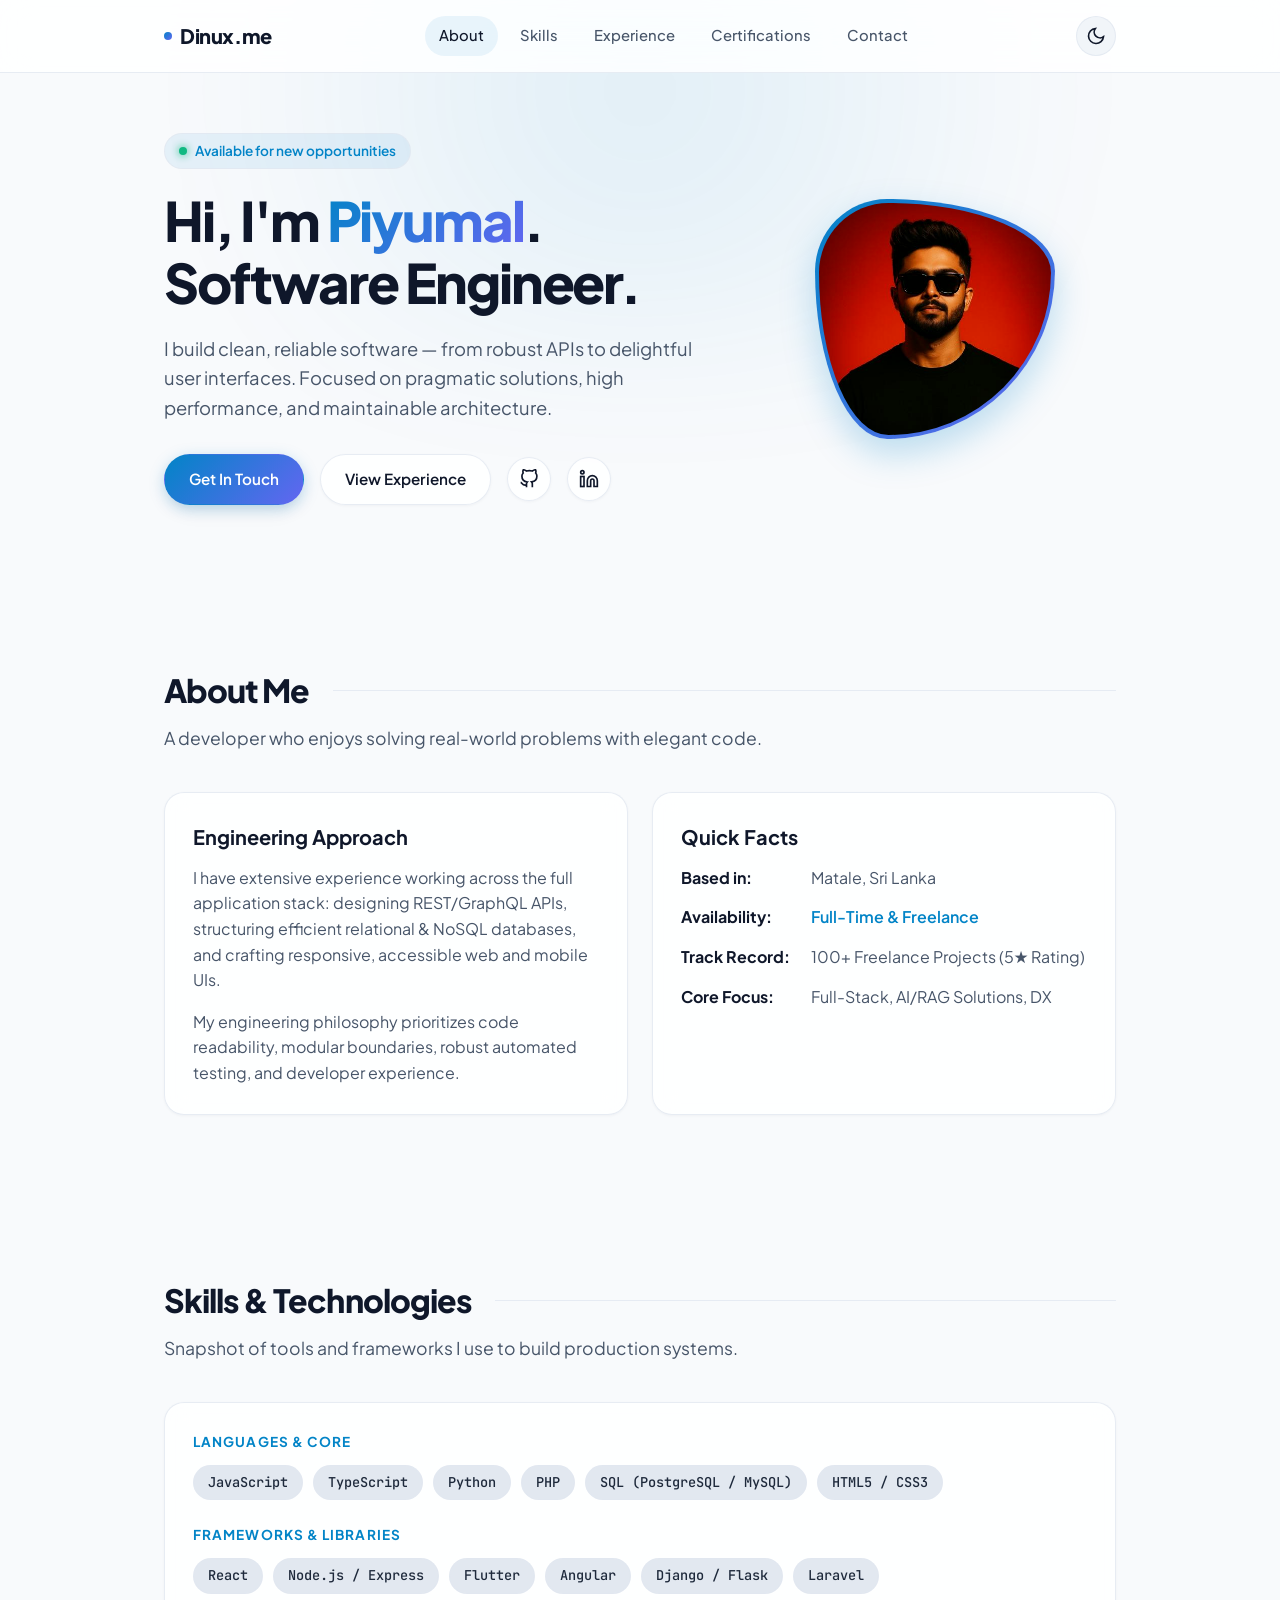
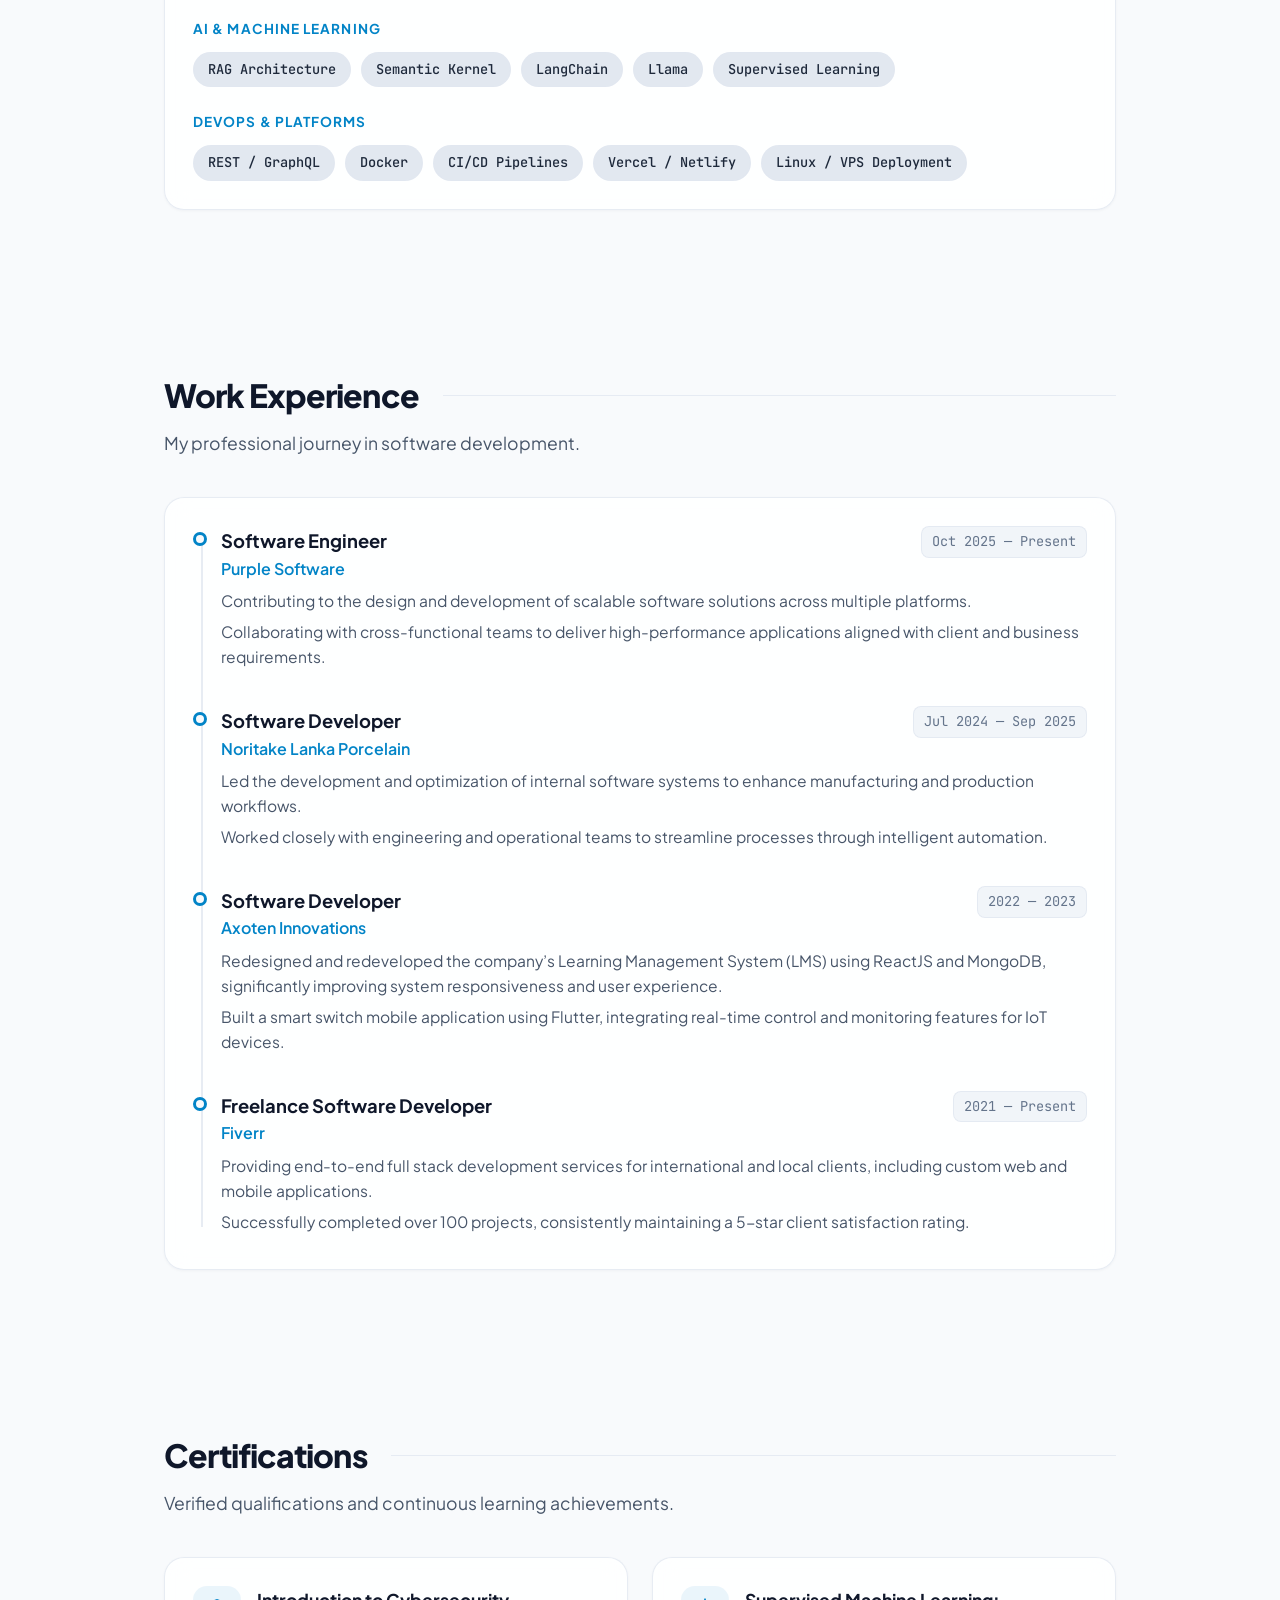
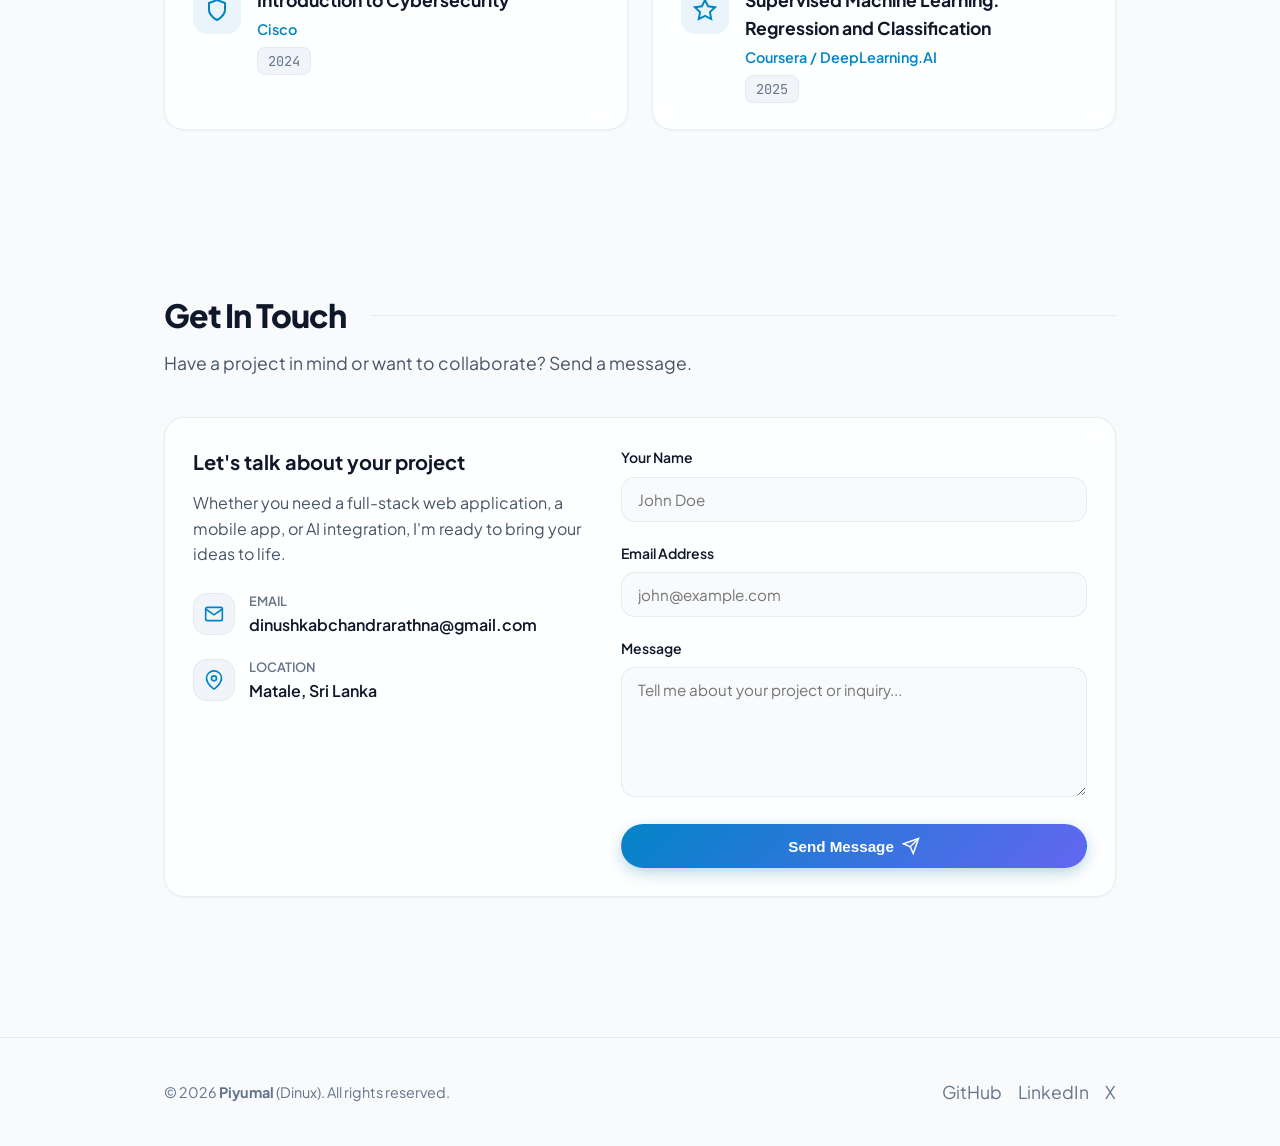
<file: index.html>
<!DOCTYPE html>
<html lang="en" data-theme="dark">

<head>
    <meta charset="utf-8" />
    <meta name="viewport" content="width=device-width, initial-scale=1" />
    <title>Piyumal — Software Engineer Portfolio</title>
    <meta name="description"
        content="Personal portfolio of Piyumal — Software Engineer based in Matale. Specializing in full-stack web, mobile applications, and AI integrations." />

    <!-- Google Fonts -->
    <link rel="preconnect" href="https://fonts.googleapis.com">
    <link rel="preconnect" href="https://fonts.gstatic.com" crossorigin>
    <link
        href="https://fonts.googleapis.com/css2?family=JetBrains+Mono:wght@400;500;600&family=Plus+Jakarta+Sans:wght@400;500;600;700;800&display=swap"
        rel="stylesheet">

    <!-- Main CSS -->
    <link rel="stylesheet" href="index.css">

    <!-- Early Theme Initialization to prevent flash of wrong theme -->
    <script>
        (function () {
            const savedTheme = localStorage.getItem('theme');
            if (savedTheme) {
                document.documentElement.setAttribute('data-theme', savedTheme);
            } else {
                const prefersDark = window.matchMedia('(prefers-color-scheme: dark)').matches;
                document.documentElement.setAttribute('data-theme', prefersDark ? 'dark' : 'light');
            }
        })();
    </script>
</head>

<body>
    <!-- Header / Navigation -->
    <header>
        <div class="container nav">
            <a class="brand" href="#" aria-label="Homepage">
                <span class="brand-dot"></span>
                Dinux.me
            </a>

            <nav id="primary-navigation" class="nav-links" aria-label="Main Navigation">
                <a href="#about">About</a>
                <a href="#skills">Skills</a>
                <a href="#experience">Experience</a>
                <!-- <a href="#blog">Blog</a> -->
                <a href="#certifications">Certifications</a>
                <a href="#contact">Contact</a>
            </nav>

            <div class="nav-controls">
                <!-- Theme Toggle Button -->
                <button id="theme-toggle" class="theme-toggle" aria-label="Toggle theme" title="Toggle theme">
                    <!-- Sun Icon (shown in dark mode) -->
                    <svg class="icon-sun" viewBox="0 0 24 24" fill="none" stroke="currentColor">
                        <circle cx="12" cy="12" r="5"></circle>
                        <path
                            d="M12 1v2M12 21v2M4.22 4.22l1.42 1.42M18.36 18.36l1.42 1.42M1 12h2M21 12h2M4.22 19.78l1.42-1.42M18.36 5.64l1.42-1.42">
                        </path>
                    </svg>
                    <!-- Moon Icon (shown in light mode) -->
                    <svg class="icon-moon" viewBox="0 0 24 24" fill="none" stroke="currentColor">
                        <path d="M21 12.79A9 9 0 1 1 11.21 3 7 7 0 0 0 21 12.79z"></path>
                    </svg>
                </button>

                <!-- Mobile Menu Toggle -->
                <button id="mobile-toggle" class="mobile-nav-toggle" aria-controls="primary-navigation"
                    aria-expanded="false" aria-label="Toggle menu">
                    <svg width="22" height="22" viewBox="0 0 24 24" fill="none" stroke="currentColor" stroke-width="2"
                        stroke-linecap="round">
                        <path d="M4 6h16M4 12h16M4 18h16"></path>
                    </svg>
                </button>
            </div>
        </div>
    </header>

    <main class="container" id="main">
        <!-- Hero Section -->
        <section id="home" class="hero" aria-label="Intro">
            <div>
                <div class="status-badge">
                    <span class="status-dot"></span>
                    Available for new opportunities
                </div>
                <h1 class="hero-title">
                    Hi, I'm <span class="gradient-text">Piyumal</span>.<br />
                    Software Engineer.
                </h1>
                <p class="hero-bio">
                    I build clean, reliable software — from robust APIs to delightful user interfaces.
                    Focused on pragmatic solutions, high performance, and maintainable architecture.
                </p>
                <div class="hero-actions">
                    <a class="btn btn-primary" href="#contact">Get In Touch</a>
                    <a class="btn btn-secondary" href="#experience">View Experience</a>
                    <a class="btn btn-secondary btn-icon" href="https://github.com/dinushka114" target="_blank" rel="noopener"
                        aria-label="GitHub Profile" title="GitHub">
                        <svg width="20" height="20" viewBox="0 0 24 24" fill="none" stroke="currentColor"
                            stroke-width="2">
                            <path
                                d="M9 19c-5 1.5-5-2.5-7-3m14 6v-3.87a3.37 3.37 0 0 0-.94-2.61c3.14-.35 6.44-1.54 6.44-7A5.44 5.44 0 0 0 20 4.77 5.07 5.07 0 0 0 19.91 1S18.73.65 16 2.48a13.38 13.38 0 0 0-7 0C6.27.65 5.09 1 5.09 1A5.07 5.07 0 0 0 5 4.77a5.44 5.44 0 0 0-1.5 3.78c0 5.42 3.3 6.61 6.44 7A3.37 3.37 0 0 0 9 18.13V22">
                            </path>
                        </svg>
                    </a>
                    <a class="btn btn-secondary btn-icon" href="https://www.linkedin.com/in/dinushka-piyumal-a689001a5" target="_blank" rel="noopener"
                        aria-label="LinkedIn Profile" title="LinkedIn">
                        <svg width="20" height="20" viewBox="0 0 24 24" fill="none" stroke="currentColor"
                            stroke-width="2">
                            <path d="M16 8a6 6 0 0 1 6 6v7h-4v-7a2 2 0 0 0-2-2 2 2 0 0 0-2 2v7h-4v-7a6 6 0 0 1 6-6z">
                            </path>
                            <rect x="2" y="9" width="4" height="12"></rect>
                            <circle cx="4" cy="4" r="2"></circle>
                        </svg>
                    </a>
                </div>
            </div>

            <div class="avatar-container">
                <div class="avatar-frame">
                    <img class="avatar-img" src="1665461892254.jpeg" alt="Piyumal - Software Engineer" />
                </div>
            </div>
        </section>

        <!-- About Section -->
        <section id="about" class="section" aria-label="About me">
            <div class="section-header">
                <h2 class="section-title">About Me</h2>
                <p class="section-lead">A developer who enjoys solving real-world problems with elegant code.</p>
            </div>

            <div class="grid grid-2">
                <div class="card">
                    <h3 class="card-title">Engineering Approach</h3>
                    <p style="color: var(--text-muted); margin-bottom: 16px;">
                        I have extensive experience working across the full application stack: designing REST/GraphQL
                        APIs,
                        structuring efficient relational & NoSQL databases, and crafting responsive, accessible web and
                        mobile UIs.
                    </p>
                    <p style="color: var(--text-muted);">
                        My engineering philosophy prioritizes code readability, modular boundaries, robust automated
                        testing, and developer experience.
                    </p>
                </div>

                <div class="card">
                    <h3 class="card-title">Quick Facts</h3>
                    <ul
                        style="list-style: none; display: flex; flex-direction: column; gap: 14px; color: var(--text-muted);">
                        <li style="display: flex; gap: 10px; align-items: center;">
                            <strong style="color: var(--text-main); width: 120px;">Based in:</strong>
                            <span>Matale, Sri Lanka</span>
                        </li>
                        <li style="display: flex; gap: 10px; align-items: center;">
                            <strong style="color: var(--text-main); width: 120px;">Availability:</strong>
                            <span style="color: var(--primary); font-weight: 600;">Full-Time & Freelance</span>
                        </li>
                        <li style="display: flex; gap: 10px; align-items: center;">
                            <strong style="color: var(--text-main); width: 120px;">Track Record:</strong>
                            <span>100+ Freelance Projects (5★ Rating)</span>
                        </li>
                        <li style="display: flex; gap: 10px; align-items: center;">
                            <strong style="color: var(--text-main); width: 120px;">Core Focus:</strong>
                            <span>Full-Stack, AI/RAG Solutions, DX</span>
                        </li>
                    </ul>
                </div>
            </div>
        </section>

        <!-- Skills Section -->
        <section id="skills" class="section" aria-label="Skills">
            <div class="section-header">
                <h2 class="section-title">Skills & Technologies</h2>
                <p class="section-lead">Snapshot of tools and frameworks I use to build production systems.</p>
            </div>

            <div class="card">
                <div class="skill-category">
                    <div class="skill-category-title">Languages & Core</div>
                    <div class="tags">
                        <span class="tag">JavaScript</span>
                        <span class="tag">TypeScript</span>
                        <span class="tag">Python</span>
                        <span class="tag">PHP</span>
                        <span class="tag">SQL (PostgreSQL / MySQL)</span>
                        <span class="tag">HTML5 / CSS3</span>
                    </div>
                </div>

                <div class="skill-category">
                    <div class="skill-category-title">Frameworks & Libraries</div>
                    <div class="tags">
                        <span class="tag">React</span>
                        <span class="tag">Node.js / Express</span>
                        <span class="tag">Flutter</span>
                        <span class="tag">Angular</span>
                        <span class="tag">Django / Flask</span>
                        <span class="tag">Laravel</span>
                    </div>
                </div>

                <div class="skill-category">
                    <div class="skill-category-title">AI & Machine Learning</div>
                    <div class="tags">
                        <span class="tag">RAG Architecture</span>
                        <span class="tag">Semantic Kernel</span>
                        <span class="tag">LangChain</span>
                        <span class="tag">Llama</span>
                        <span class="tag">Supervised Learning</span>
                    </div>
                </div>

                <div class="skill-category" style="margin-bottom: 0;">
                    <div class="skill-category-title">DevOps & Platforms</div>
                    <div class="tags">
                        <span class="tag">REST / GraphQL</span>
                        <span class="tag">Docker</span>
                        <span class="tag">CI/CD Pipelines</span>
                        <span class="tag">Vercel / Netlify</span>
                        <span class="tag">Linux / VPS Deployment</span>
                    </div>
                </div>
            </div>
        </section>

        <!-- Experience Section -->
        <section id="experience" class="section" aria-label="Experience">
            <div class="section-header">
                <h2 class="section-title">Work Experience</h2>
                <p class="section-lead">My professional journey in software development.</p>
            </div>

            <div class="card">
                <div class="timeline">
                    <!-- Item 1 -->
                    <div class="timeline-item">
                        <div class="timeline-dot"></div>
                        <div class="timeline-header">
                            <div>
                                <div class="timeline-role">Software Engineer</div>
                                <div class="timeline-company">Purple Software</div>
                            </div>
                            <span class="timeline-date">Oct 2025 — Present</span>
                        </div>
                        <div class="timeline-desc">
                            <p>Contributing to the design and development of scalable software solutions across multiple
                                platforms.</p>
                            <p>Collaborating with cross-functional teams to deliver high-performance applications
                                aligned with client and business requirements.</p>
                        </div>
                    </div>

                    <!-- Item 2 -->
                    <div class="timeline-item">
                        <div class="timeline-dot"></div>
                        <div class="timeline-header">
                            <div>
                                <div class="timeline-role">Software Developer</div>
                                <div class="timeline-company">Noritake Lanka Porcelain</div>
                            </div>
                            <span class="timeline-date">Jul 2024 — Sep 2025</span>
                        </div>
                        <div class="timeline-desc">
                            <p>Led the development and optimization of internal software systems to enhance
                                manufacturing and production workflows.</p>
                            <p>Worked closely with engineering and operational teams to streamline processes through
                                intelligent automation.</p>
                        </div>
                    </div>

                    <!-- Item 3 -->
                    <div class="timeline-item">
                        <div class="timeline-dot"></div>
                        <div class="timeline-header">
                            <div>
                                <div class="timeline-role">Software Developer</div>
                                <div class="timeline-company">Axoten Innovations</div>
                            </div>
                            <span class="timeline-date">2022 — 2023</span>
                        </div>
                        <div class="timeline-desc">
                            <p>Redesigned and redeveloped the company’s Learning Management System (LMS) using ReactJS
                                and MongoDB, significantly improving system responsiveness and user experience.</p>
                            <p>Built a smart switch mobile application using Flutter, integrating real-time control and
                                monitoring features for IoT devices.</p>
                        </div>
                    </div>

                    <!-- Item 4 -->
                    <div class="timeline-item">
                        <div class="timeline-dot"></div>
                        <div class="timeline-header">
                            <div>
                                <div class="timeline-role">Freelance Software Developer</div>
                                <div class="timeline-company">Fiverr</div>
                            </div>
                            <span class="timeline-date">2021 — Present</span>
                        </div>
                        <div class="timeline-desc">
                            <p>Providing end-to-end full stack development services for international and local clients,
                                including custom web and mobile applications.</p>
                            <p>Successfully completed over 100 projects, consistently maintaining a 5-star client
                                satisfaction rating.</p>
                        </div>
                    </div>
                </div>
            </div>
        </section>

        <!-- Blog Section -->
        <!-- <section id="blog" class="section" aria-label="Blog Articles">
      <div class="section-header">
        <h2 class="section-title">Articles & Insights</h2>
        <p class="section-lead">Thoughts on software architecture, AI integration, and modern web development.</p>
      </div>

      <div class="grid grid-3">

        <article class="card blog-card">
          <div>
            <div class="blog-meta">
              <span class="blog-category">AI & Machine Learning</span>
              <span>•</span>
              <span>5 min read</span>
            </div>
            <h3 class="blog-title">
              <a href="blog-post.html" style="color: inherit;">Building Production-Ready RAG Pipelines with LangChain & Llama</a>
            </h3>
            <p class="blog-excerpt">
              A practical guide to structuring retrieval-augmented generation systems for accuracy, enterprise data retrieval, and low-latency responses.
            </p>
          </div>
          <a href="blog-post.html" class="blog-link">
            Read Article
            <svg width="16" height="16" viewBox="0 0 24 24" fill="none" stroke="currentColor" stroke-width="2">
              <line x1="5" y1="12" x2="19" y2="12"></line>
              <polyline points="12 5 19 12 12 19"></polyline>
            </svg>
          </a>
        </article>

        <article class="card blog-card">
          <div>
            <div class="blog-meta">
              <span class="blog-category">Architecture</span>
              <span>•</span>
              <span>7 min read</span>
            </div>
            <h3 class="blog-title">
              <a href="blog-post.html" style="color: inherit;">Architecting Scalable Microservices with Node.js & Docker</a>
            </h3>
            <p class="blog-excerpt">
              Key lessons and design principles for decomposing monolithic systems into resilient, high-throughput microservices using Docker containers.
            </p>
          </div>
          <a href="blog-post.html" class="blog-link">
            Read Article
            <svg width="16" height="16" viewBox="0 0 24 24" fill="none" stroke="currentColor" stroke-width="2">
              <line x1="5" y1="12" x2="19" y2="12"></line>
              <polyline points="12 5 19 12 12 19"></polyline>
            </svg>
          </a>
        </article>

        <article class="card blog-card">
          <div>
            <div class="blog-meta">
              <span class="blog-category">Mobile & Frontend</span>
              <span>•</span>
              <span>4 min read</span>
            </div>
            <h3 class="blog-title">
              <a href="blog-post.html" style="color: inherit;">Mastering State Management Across React & Flutter</a>
            </h3>
            <p class="blog-excerpt">
              A comparative analysis of modern reactive state management patterns, comparing Flutter Riverpod/Bloc with React Hooks & Redux Toolkit.
            </p>
          </div>
          <a href="blog-post.html" class="blog-link">
            Read Article
            <svg width="16" height="16" viewBox="0 0 24 24" fill="none" stroke="currentColor" stroke-width="2">
              <line x1="5" y1="12" x2="19" y2="12"></line>
              <polyline points="12 5 19 12 12 19"></polyline>
            </svg>
          </a>
        </article>
      </div>
    </section> -->

        <!-- Certifications Section -->
        <section id="certifications" class="section" aria-label="Certifications">
            <div class="section-header">
                <h2 class="section-title">Certifications</h2>
                <p class="section-lead">Verified qualifications and continuous learning achievements.</p>
            </div>

            <div class="grid grid-2">
                <div class="card cert-card">
                    <div class="cert-icon">
                        <svg width="24" height="24" viewBox="0 0 24 24" fill="none" stroke="currentColor"
                            stroke-width="2">
                            <path d="M12 22s8-4 8-10V5l-8-3-8 3v7c0 6 8 10 8 10z"></path>
                        </svg>
                    </div>
                    <div>
                        <h3 class="card-title" style="font-size: 1.1rem; margin-bottom: 4px;">Introduction to
                            Cybersecurity</h3>
                        <p style="color: var(--primary); font-weight: 600; font-size: 0.9rem; margin-bottom: 6px;">Cisco
                        </p>
                        <span class="timeline-date">2024</span>
                    </div>
                </div>

                <div class="card cert-card">
                    <div class="cert-icon">
                        <svg width="24" height="24" viewBox="0 0 24 24" fill="none" stroke="currentColor"
                            stroke-width="2">
                            <polygon
                                points="12 2 15.09 8.26 22 9.27 17 14.14 18.18 21.02 12 17.77 5.82 21.02 7 14.14 2 9.27 8.91 8.26 12 2">
                            </polygon>
                        </svg>
                    </div>
                    <div>
                        <h3 class="card-title" style="font-size: 1.1rem; margin-bottom: 4px;">Supervised Machine
                            Learning: Regression and Classification</h3>
                        <p style="color: var(--primary); font-weight: 600; font-size: 0.9rem; margin-bottom: 6px;">
                            Coursera / DeepLearning.AI</p>
                        <span class="timeline-date">2025</span>
                    </div>
                </div>
            </div>
        </section>

        <!-- Contact Section -->
        <section id="contact" class="section" aria-label="Contact">
            <div class="section-header">
                <h2 class="section-title">Get In Touch</h2>
                <p class="section-lead">Have a project in mind or want to collaborate? Send a message.</p>
            </div>

            <div class="card contact-grid">
                <div>
                    <h3 class="card-title">Let's talk about your project</h3>
                    <p style="color: var(--text-muted); margin-bottom: 20px;">
                        Whether you need a full-stack web application, a mobile app, or AI integration, I'm ready to
                        bring your ideas to life.
                    </p>
                    <div class="contact-info-list">
                        <div class="contact-info-item">
                            <div class="contact-info-icon">
                                <svg width="20" height="20" viewBox="0 0 24 24" fill="none" stroke="currentColor"
                                    stroke-width="2">
                                    <path
                                        d="M4 4h16c1.1 0 2 .9 2 2v12c0 1.1-.9 2-2 2H4c-1.1 0-2-.9-2-2V6c0-1.1.9-2 2-2z">
                                    </path>
                                    <polyline points="22,6 12,13 2,6"></polyline>
                                </svg>
                            </div>
                            <div>
                                <div
                                    style="font-size: 0.8rem; color: var(--text-subtle); text-transform: uppercase; font-weight: 600;">
                                    Email</div>
                                <a href="mailto:dinushkabchandrarathna@gmail.com"
                                    style="color: var(--text-main); font-weight: 600;">dinushkabchandrarathna@gmail.com</a>
                            </div>
                        </div>

                        <div class="contact-info-item">
                            <div class="contact-info-icon">
                                <svg width="20" height="20" viewBox="0 0 24 24" fill="none" stroke="currentColor"
                                    stroke-width="2">
                                    <path d="M21 10c0 7-9 13-9 13s-9-6-9-13a9 9 0 0 1 18 0z"></path>
                                    <circle cx="12" cy="10" r="3"></circle>
                                </svg>
                            </div>
                            <div>
                                <div
                                    style="font-size: 0.8rem; color: var(--text-subtle); text-transform: uppercase; font-weight: 600;">
                                    Location</div>
                                <span style="color: var(--text-main); font-weight: 600;">Matale, Sri Lanka</span>
                            </div>
                        </div>
                    </div>
                </div>

                <form id="contact-form" action="#" method="post" novalidate>
                    <div class="form-group">
                        <label for="name">Your Name</label>
                        <input type="text" id="name" name="name" class="form-control" placeholder="John Doe" required />
                    </div>
                    <div class="form-group">
                        <label for="email">Email Address</label>
                        <input type="email" id="email" name="email" class="form-control" placeholder="john@example.com"
                            required />
                    </div>
                    <div class="form-group">
                        <label for="message">Message</label>
                        <textarea id="message" name="message" class="form-control"
                            placeholder="Tell me about your project or inquiry..." required></textarea>
                    </div>
                    <button type="submit" class="btn btn-primary" style="width: 100%;">
                        Send Message
                        <svg width="18" height="18" viewBox="0 0 24 24" fill="none" stroke="currentColor"
                            stroke-width="2">
                            <line x1="22" y1="2" x2="11" y2="13"></line>
                            <polygon points="22 2 15 22 11 13 2 9 22 2"></polygon>
                        </svg>
                    </button>
                </form>
            </div>
        </section>
    </main>

    <!-- Footer -->
    <footer>
        <div class="container footer-inner">
            <div>
                © <span id="year"></span> <strong>Piyumal</strong> (Dinux). All rights reserved.
            </div>
            <div class="social-links" aria-label="Social Links">
                <a href="https://github.com" target="_blank" rel="noopener" aria-label="GitHub">GitHub</a>
                <a href="https://linkedin.com" target="_blank" rel="noopener" aria-label="LinkedIn">LinkedIn</a>
                <a href="https://twitter.com" target="_blank" rel="noopener" aria-label="X / Twitter">X</a>
            </div>
        </div>
    </footer>

    <!-- Scripts -->
    <script>
        // Theme Toggle Functionality
        const themeToggleBtn = document.getElementById('theme-toggle');

        themeToggleBtn.addEventListener('click', () => {
            const currentTheme = document.documentElement.getAttribute('data-theme');
            const newTheme = currentTheme === 'dark' ? 'light' : 'dark';

            document.documentElement.setAttribute('data-theme', newTheme);
            localStorage.setItem('theme', newTheme);
        });

        // Mobile Navigation Drawer Toggle
        const mobileToggle = document.getElementById('mobile-toggle');
        const navLinks = document.getElementById('primary-navigation');

        mobileToggle.addEventListener('click', () => {
            const isExpanded = mobileToggle.getAttribute('aria-expanded') === 'true';
            mobileToggle.setAttribute('aria-expanded', !isExpanded);
            navLinks.classList.toggle('active');
        });

        navLinks.querySelectorAll('a').forEach(link => {
            link.addEventListener('click', () => {
                navLinks.classList.remove('active');
                mobileToggle.setAttribute('aria-expanded', 'false');
            });
        });

        // Active Navigation Highlight on Scroll
        const navAnchors = document.querySelectorAll('.nav-links a');
        const sections = document.querySelectorAll('main section[id]');

        const observer = new IntersectionObserver((entries) => {
            entries.forEach(entry => {
                if (entry.isIntersecting) {
                    const id = entry.target.getAttribute('id');
                    navAnchors.forEach(a => {
                        const isMatch = a.getAttribute('href') === `#${id}`;
                        a.setAttribute('aria-current', isMatch ? 'true' : 'false');
                    });
                }
            });
        }, { threshold: 0.3 });

        sections.forEach(sec => observer.observe(sec));

        // Dynamic Year
        document.getElementById('year').textContent = new Date().getFullYear();

        // Form Submission Handling
        document.getElementById('contact-form')?.addEventListener('submit', (e) => {
            e.preventDefault();
            const form = e.target;
            const data = new FormData(form);
            if (!data.get('name') || !data.get('email') || !data.get('message')) {
                alert('Please complete all required fields.');
                return;
            }
            alert('Thank you for reaching out! Your message has been received.');
            form.reset();
        });
    </script>
</body>

</html>
</file>
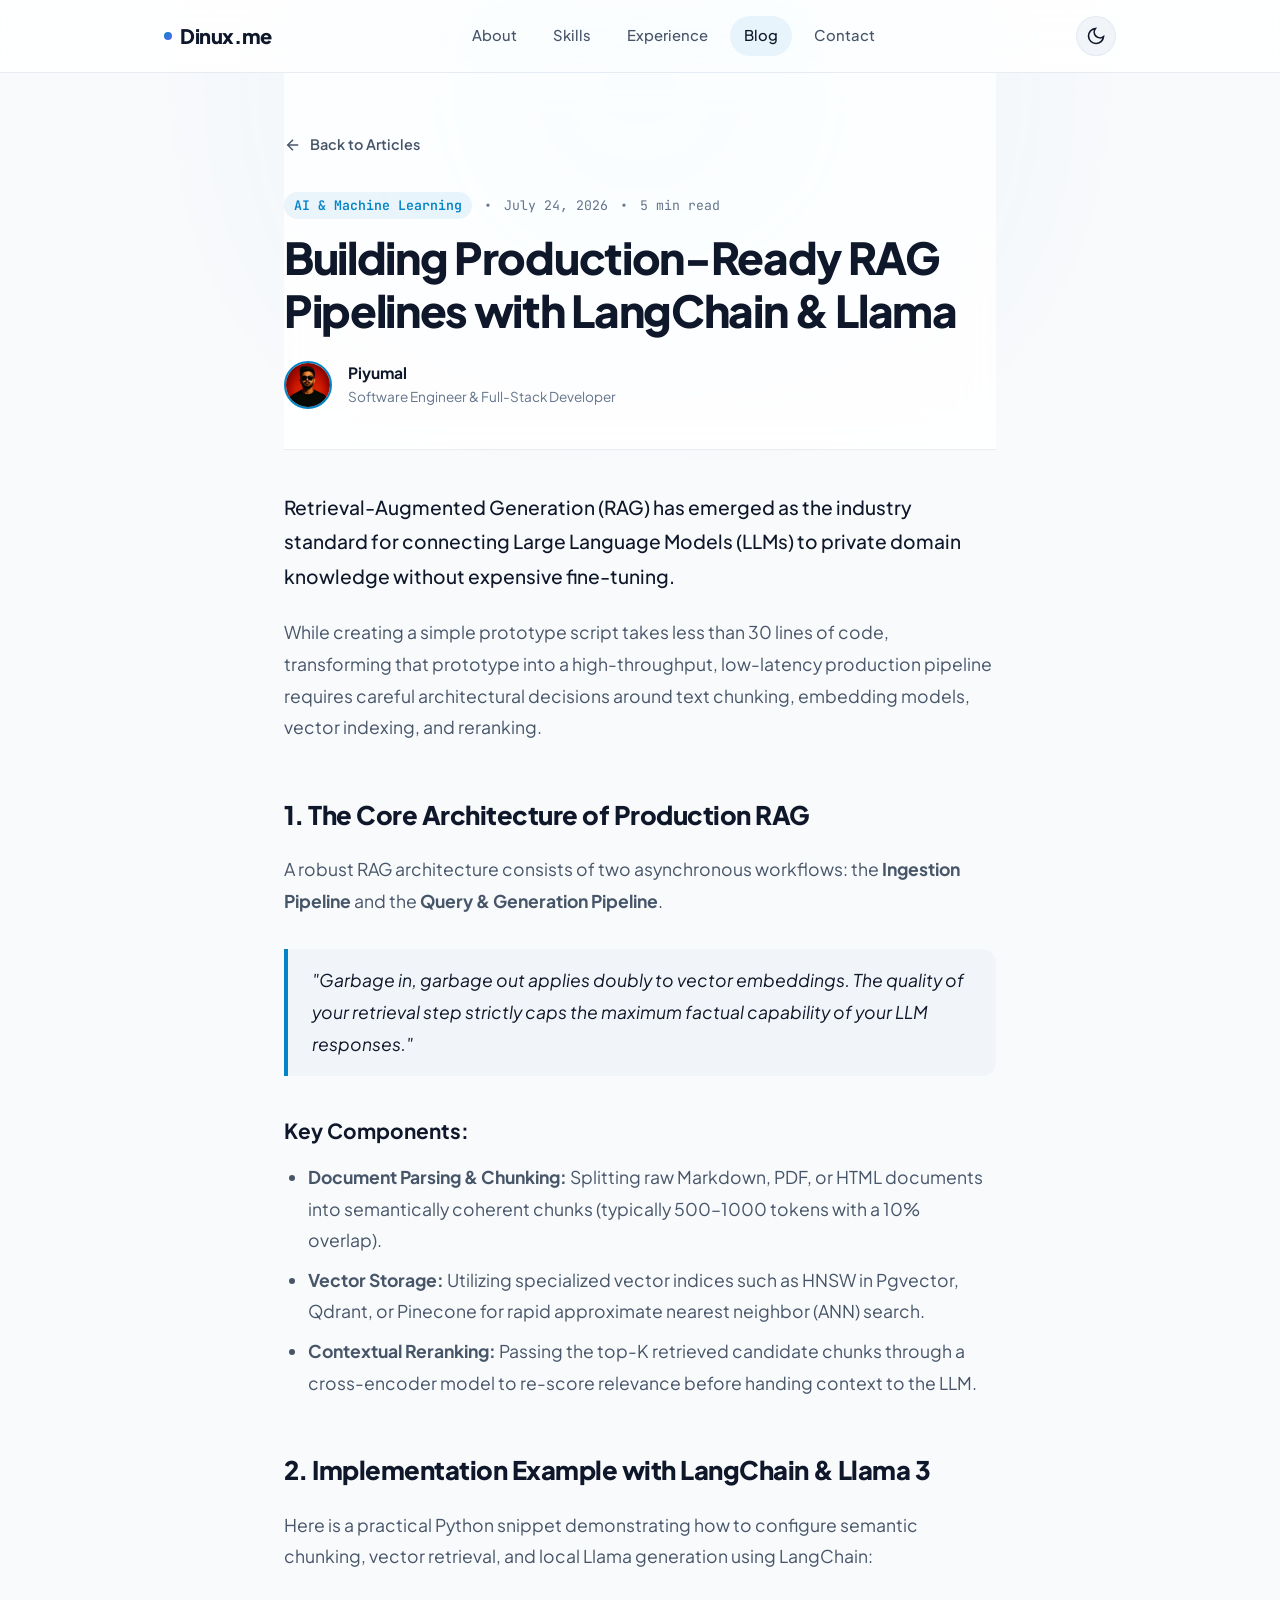
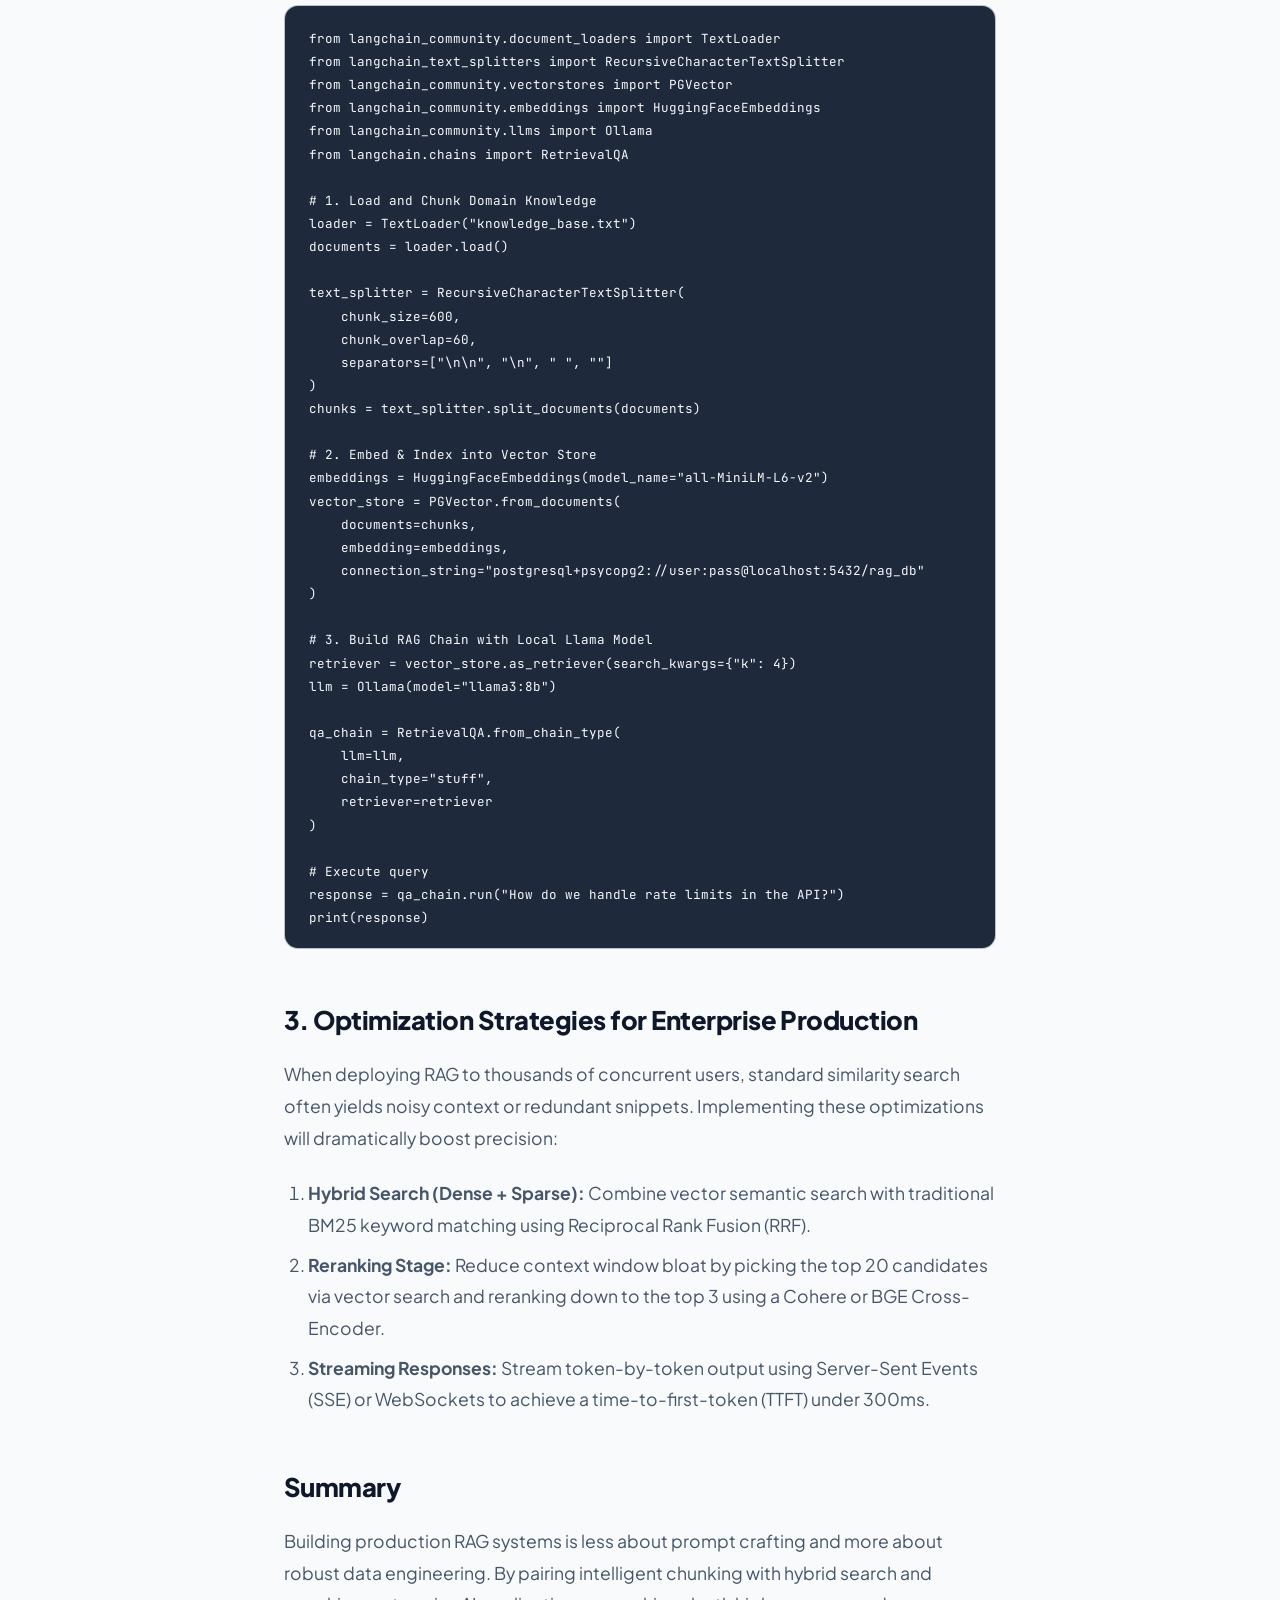
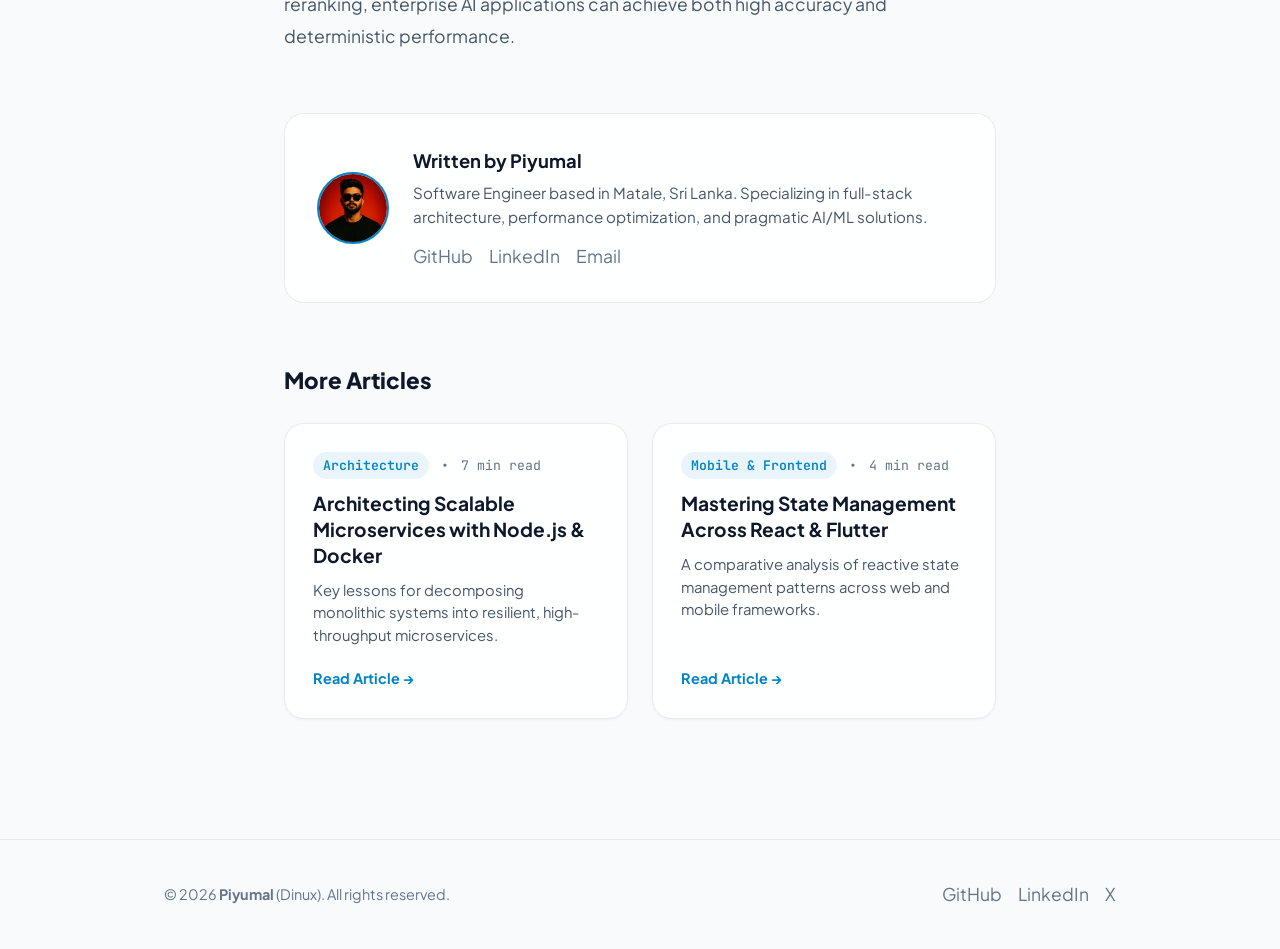
<file: blog-post.html>
<!DOCTYPE html>
<html lang="en" data-theme="dark">

<head>
  <meta charset="utf-8" />
  <meta name="viewport" content="width=device-width, initial-scale=1" />
  <title>Building Production-Ready RAG Pipelines with LangChain & Llama — Piyumal</title>
  <meta name="description"
    content="A practical guide to structuring retrieval-augmented generation systems for enterprise accuracy, custom vector search, and low-latency response times." />

  <!-- Google Fonts -->
  <link rel="preconnect" href="https://fonts.googleapis.com">
  <link rel="preconnect" href="https://fonts.gstatic.com" crossorigin>
  <link href="https://fonts.googleapis.com/css2?family=JetBrains+Mono:wght@400;500;600&family=Plus+Jakarta+Sans:wght@400;500;600;700;800&display=swap" rel="stylesheet">

  <!-- Main CSS -->
  <link rel="stylesheet" href="index.css">

  <!-- Early Theme Initialization -->
  <script>
    (function () {
      const savedTheme = localStorage.getItem('theme');
      if (savedTheme) {
        document.documentElement.setAttribute('data-theme', savedTheme);
      } else {
        const prefersDark = window.matchMedia('(prefers-color-scheme: dark)').matches;
        document.documentElement.setAttribute('data-theme', prefersDark ? 'dark' : 'light');
      }
    })();
  </script>
</head>

<body>
  <!-- Header / Navigation -->
  <header>
    <div class="container nav">
      <a class="brand" href="index.html" aria-label="Homepage">
        <span class="brand-dot"></span>
        Dinux.me
      </a>

      <nav id="primary-navigation" class="nav-links" aria-label="Main Navigation">
        <a href="index.html#about">About</a>
        <a href="index.html#skills">Skills</a>
        <a href="index.html#experience">Experience</a>
        <a href="index.html#blog" aria-current="true">Blog</a>
        <a href="index.html#contact">Contact</a>
      </nav>

      <div class="nav-controls">
        <!-- Theme Toggle Button -->
        <button id="theme-toggle" class="theme-toggle" aria-label="Toggle theme" title="Toggle theme">
          <!-- Sun Icon (shown in dark mode) -->
          <svg class="icon-sun" viewBox="0 0 24 24" fill="none" stroke="currentColor">
            <circle cx="12" cy="12" r="5"></circle>
            <path d="M12 1v2M12 21v2M4.22 4.22l1.42 1.42M18.36 18.36l1.42 1.42M1 12h2M21 12h2M4.22 19.78l1.42-1.42M18.36 5.64l1.42-1.42"></path>
          </svg>
          <!-- Moon Icon (shown in light mode) -->
          <svg class="icon-moon" viewBox="0 0 24 24" fill="none" stroke="currentColor">
            <path d="M21 12.79A9 9 0 1 1 11.21 3 7 7 0 0 0 21 12.79z"></path>
          </svg>
        </button>

        <!-- Mobile Menu Toggle -->
        <button id="mobile-toggle" class="mobile-nav-toggle" aria-controls="primary-navigation" aria-expanded="false" aria-label="Toggle menu">
          <svg width="22" height="22" viewBox="0 0 24 24" fill="none" stroke="currentColor" stroke-width="2" stroke-linecap="round">
            <path d="M4 6h16M4 12h16M4 18h16"></path>
          </svg>
        </button>
      </div>
    </div>
  </header>

  <main class="article-container">
    <!-- Article Header -->
    <header class="article-header">
      <a href="index.html#blog" class="back-link">
        <svg width="18" height="18" viewBox="0 0 24 24" fill="none" stroke="currentColor" stroke-width="2">
          <line x1="19" y1="12" x2="5" y2="12"></line>
          <polyline points="12 19 5 12 12 5"></polyline>
        </svg>
        Back to Articles
      </a>

      <div class="blog-meta" style="margin-top: 12px;">
        <span class="blog-category">AI & Machine Learning</span>
        <span>•</span>
        <span>July 24, 2026</span>
        <span>•</span>
        <span>5 min read</span>
      </div>

      <h1 class="article-page-title">
        Building Production-Ready RAG Pipelines with LangChain & Llama
      </h1>

      <div class="author-meta">
        <img class="author-avatar" src="1665461892254.jpeg" alt="Piyumal" />
        <div class="author-info">
          <span class="author-name">Piyumal</span>
          <span style="font-size: 0.85rem; color: var(--text-subtle);">Software Engineer & Full-Stack Developer</span>
        </div>
      </div>
    </header>

    <!-- Article Content -->
    <article class="article-body">
      <p class="lead" style="font-size: 1.2rem; font-weight: 500; color: var(--text-main);">
        Retrieval-Augmented Generation (RAG) has emerged as the industry standard for connecting Large Language Models (LLMs) to private domain knowledge without expensive fine-tuning.
      </p>

      <p>
        While creating a simple prototype script takes less than 30 lines of code, transforming that prototype into a high-throughput, low-latency production pipeline requires careful architectural decisions around text chunking, embedding models, vector indexing, and reranking.
      </p>

      <h2>1. The Core Architecture of Production RAG</h2>
      <p>
        A robust RAG architecture consists of two asynchronous workflows: the <strong>Ingestion Pipeline</strong> and the <strong>Query & Generation Pipeline</strong>.
      </p>

      <blockquote>
        "Garbage in, garbage out applies doubly to vector embeddings. The quality of your retrieval step strictly caps the maximum factual capability of your LLM responses."
      </blockquote>

      <h3>Key Components:</h3>
      <ul>
        <li><strong>Document Parsing & Chunking:</strong> Splitting raw Markdown, PDF, or HTML documents into semantically coherent chunks (typically 500–1000 tokens with a 10% overlap).</li>
        <li><strong>Vector Storage:</strong> Utilizing specialized vector indices such as HNSW in Pgvector, Qdrant, or Pinecone for rapid approximate nearest neighbor (ANN) search.</li>
        <li><strong>Contextual Reranking:</strong> Passing the top-K retrieved candidate chunks through a cross-encoder model to re-score relevance before handing context to the LLM.</li>
      </ul>

      <h2>2. Implementation Example with LangChain & Llama 3</h2>
      <p>
        Here is a practical Python snippet demonstrating how to configure semantic chunking, vector retrieval, and local Llama generation using LangChain:
      </p>

<pre><code>from langchain_community.document_loaders import TextLoader
from langchain_text_splitters import RecursiveCharacterTextSplitter
from langchain_community.vectorstores import PGVector
from langchain_community.embeddings import HuggingFaceEmbeddings
from langchain_community.llms import Ollama
from langchain.chains import RetrievalQA

# 1. Load and Chunk Domain Knowledge
loader = TextLoader("knowledge_base.txt")
documents = loader.load()

text_splitter = RecursiveCharacterTextSplitter(
    chunk_size=600,
    chunk_overlap=60,
    separators=["\n\n", "\n", " ", ""]
)
chunks = text_splitter.split_documents(documents)

# 2. Embed & Index into Vector Store
embeddings = HuggingFaceEmbeddings(model_name="all-MiniLM-L6-v2")
vector_store = PGVector.from_documents(
    documents=chunks,
    embedding=embeddings,
    connection_string="postgresql+psycopg2://user:pass@localhost:5432/rag_db"
)

# 3. Build RAG Chain with Local Llama Model
retriever = vector_store.as_retriever(search_kwargs={"k": 4})
llm = Ollama(model="llama3:8b")

qa_chain = RetrievalQA.from_chain_type(
    llm=llm,
    chain_type="stuff",
    retriever=retriever
)

# Execute query
response = qa_chain.run("How do we handle rate limits in the API?")
print(response)
</code></code></pre>

      <h2>3. Optimization Strategies for Enterprise Production</h2>
      <p>
        When deploying RAG to thousands of concurrent users, standard similarity search often yields noisy context or redundant snippets. Implementing these optimizations will dramatically boost precision:
      </p>
      
      <ol>
        <li><strong>Hybrid Search (Dense + Sparse):</strong> Combine vector semantic search with traditional BM25 keyword matching using Reciprocal Rank Fusion (RRF).</li>
        <li><strong>Reranking Stage:</strong> Reduce context window bloat by picking the top 20 candidates via vector search and reranking down to the top 3 using a Cohere or BGE Cross-Encoder.</li>
        <li><strong>Streaming Responses:</strong> Stream token-by-token output using Server-Sent Events (SSE) or WebSockets to achieve a time-to-first-token (TTFT) under 300ms.</li>
      </ol>

      <h2>Summary</h2>
      <p>
        Building production RAG systems is less about prompt crafting and more about robust data engineering. By pairing intelligent chunking with hybrid search and reranking, enterprise AI applications can achieve both high accuracy and deterministic performance.
      </p>
    </article>

    <!-- Author Box -->
    <div class="author-box">
      <img class="author-avatar" src="1665461892254.jpeg" alt="Piyumal" style="width: 72px; height: 72px;" />
      <div>
        <h3 style="font-size: 1.15rem; font-weight: 700; margin-bottom: 6px; color: var(--text-main);">Written by Piyumal</h3>
        <p style="color: var(--text-muted); font-size: 0.95rem; margin-bottom: 12px;">
          Software Engineer based in Matale, Sri Lanka. Specializing in full-stack architecture, performance optimization, and pragmatic AI/ML solutions.
        </p>
        <div class="social-links">
          <a href="https://github.com" target="_blank" rel="noopener">GitHub</a>
          <a href="https://linkedin.com" target="_blank" rel="noopener">LinkedIn</a>
          <a href="mailto:you@example.com">Email</a>
        </div>
      </div>
    </div>

    <!-- Related Articles -->
    <section class="section" style="padding-top: 0; padding-bottom: 60px;">
      <h2 style="font-size: 1.4rem; font-weight: 800; margin-bottom: 24px; color: var(--text-main);">More Articles</h2>
      <div class="grid grid-2">
        <!-- Related 1 -->
        <article class="card blog-card">
          <div>
            <div class="blog-meta">
              <span class="blog-category">Architecture</span>
              <span>•</span>
              <span>7 min read</span>
            </div>
            <h3 class="blog-title">Architecting Scalable Microservices with Node.js & Docker</h3>
            <p class="blog-excerpt">
              Key lessons for decomposing monolithic systems into resilient, high-throughput microservices.
            </p>
          </div>
          <a href="blog-post.html" class="blog-link">
            Read Article →
          </a>
        </article>

        <!-- Related 2 -->
        <article class="card blog-card">
          <div>
            <div class="blog-meta">
              <span class="blog-category">Mobile & Frontend</span>
              <span>•</span>
              <span>4 min read</span>
            </div>
            <h3 class="blog-title">Mastering State Management Across React & Flutter</h3>
            <p class="blog-excerpt">
              A comparative analysis of reactive state management patterns across web and mobile frameworks.
            </p>
          </div>
          <a href="blog-post.html" class="blog-link">
            Read Article →
          </a>
        </article>
      </div>
    </section>
  </main>

  <!-- Footer -->
  <footer>
    <div class="container footer-inner">
      <div>
        © <span id="year"></span> <strong>Piyumal</strong> (Dinux). All rights reserved.
      </div>
      <div class="social-links" aria-label="Social Links">
        <a href="https://github.com" target="_blank" rel="noopener" aria-label="GitHub">GitHub</a>
        <a href="https://linkedin.com" target="_blank" rel="noopener" aria-label="LinkedIn">LinkedIn</a>
        <a href="https://twitter.com" target="_blank" rel="noopener" aria-label="X / Twitter">X</a>
      </div>
    </div>
  </footer>

  <!-- Scripts -->
  <script>
    // Theme Toggle Functionality
    const themeToggleBtn = document.getElementById('theme-toggle');

    themeToggleBtn.addEventListener('click', () => {
      const currentTheme = document.documentElement.getAttribute('data-theme');
      const newTheme = currentTheme === 'dark' ? 'light' : 'dark';
      
      document.documentElement.setAttribute('data-theme', newTheme);
      localStorage.setItem('theme', newTheme);
    });

    // Mobile Navigation Drawer Toggle
    const mobileToggle = document.getElementById('mobile-toggle');
    const navLinks = document.getElementById('primary-navigation');

    mobileToggle?.addEventListener('click', () => {
      const isExpanded = mobileToggle.getAttribute('aria-expanded') === 'true';
      mobileToggle.setAttribute('aria-expanded', !isExpanded);
      navLinks.classList.toggle('active');
    });

    // Dynamic Year
    document.getElementById('year').textContent = new Date().getFullYear();
  </script>
</body>

</html>
</file>
<file: index.css>
/* ==========================================================================
   Modern Minimal Portfolio Theme System
   ========================================================================== */

/* Design Tokens & CSS Variables */
:root {
  /* Light Theme Palette (Default) */
  --bg: #f8fafc;
  --bg-subtle: #f1f5f9;
  --bg-card: rgba(255, 255, 255, 0.85);
  --bg-card-hover: #ffffff;
  --border: rgba(226, 232, 240, 0.8);
  --border-hover: rgba(148, 163, 184, 0.4);
  
  --text-main: #0f172a;
  --text-muted: #475569;
  --text-subtle: #64748b;
  
  --primary: #0284c7;
  --primary-hover: #0369a1;
  --primary-light: rgba(2, 132, 199, 0.08);
  --accent-gradient: linear-gradient(135deg, #0284c7 0%, #6366f1 100%);
  --accent-glow: rgba(2, 132, 199, 0.25);
  
  --tag-bg: #e2e8f0;
  --tag-text: #1e293b;
  --code-bg: #1e293b;
  --code-text: #f8fafc;
  
  --shadow-sm: 0 1px 3px rgba(15, 23, 42, 0.04);
  --shadow-md: 0 10px 25px -5px rgba(15, 23, 42, 0.05), 0 8px 10px -6px rgba(15, 23, 42, 0.03);
  --shadow-lg: 0 20px 35px -10px rgba(15, 23, 42, 0.08);
  
  --radius-sm: 8px;
  --radius-md: 14px;
  --radius-lg: 20px;
  --radius-full: 9999px;
  
  --transition: all 0.25s cubic-bezier(0.16, 1, 0.3, 1);
  --font-main: 'Plus Jakarta Sans', -apple-system, BlinkMacSystemFont, 'Segoe UI', Roboto, sans-serif;
  --font-mono: 'JetBrains Mono', monospace;
}

[data-theme="dark"] {
  /* Dark Theme Palette */
  --bg: #090d16;
  --bg-subtle: #0f172a;
  --bg-card: rgba(17, 24, 39, 0.75);
  --bg-card-hover: rgba(30, 41, 59, 0.8);
  --border: rgba(255, 255, 255, 0.08);
  --border-hover: rgba(255, 255, 255, 0.2);
  
  --text-main: #f8fafc;
  --text-muted: #94a3b8;
  --text-subtle: #64748b;
  
  --primary: #38bdf8;
  --primary-hover: #7dd3fc;
  --primary-light: rgba(56, 189, 248, 0.12);
  --accent-gradient: linear-gradient(135deg, #38bdf8 0%, #818cf8 100%);
  --accent-glow: rgba(56, 189, 248, 0.3);
  
  --tag-bg: rgba(30, 41, 59, 0.9);
  --tag-text: #cbd5e1;
  --code-bg: #0b1120;
  --code-text: #f8fafc;
  
  --shadow-sm: 0 1px 3px rgba(0, 0, 0, 0.3);
  --shadow-md: 0 10px 30px -5px rgba(0, 0, 0, 0.4);
  --shadow-lg: 0 25px 45px -10px rgba(0, 0, 0, 0.6);
}

/* Base Styles */
*, *::before, *::after {
  box-sizing: border-box;
  margin: 0;
  padding: 0;
}

html {
  scroll-behavior: smooth;
  color-scheme: light dark;
}

body {
  font-family: var(--font-main);
  background-color: var(--bg);
  color: var(--text-main);
  line-height: 1.6;
  transition: background-color 0.3s ease, color 0.3s ease;
  min-height: 100vh;
  overflow-x: hidden;
  position: relative;
}

/* Ambient Background Glow */
body::before {
  content: '';
  position: fixed;
  top: -20vh;
  left: 50%;
  transform: translateX(-50%);
  width: 90vw;
  height: 60vh;
  background: radial-gradient(circle, var(--accent-glow) 0%, transparent 70%);
  opacity: 0.4;
  pointer-events: none;
  z-index: 0;
  filter: blur(80px);
}

a {
  color: var(--primary);
  text-decoration: none;
  transition: var(--transition);
}

a:hover {
  color: var(--primary-hover);
}

/* Layout Container */
.container {
  max-width: 1000px;
  margin: 0 auto;
  padding: 0 24px;
  position: relative;
  z-index: 1;
}

.article-container {
  max-width: 760px;
  margin: 0 auto;
  padding: 0 24px;
  position: relative;
  z-index: 1;
}

.section {
  padding: 80px 0;
}

.section-header {
  margin-bottom: 40px;
}

.section-title {
  font-size: 2rem;
  font-weight: 800;
  letter-spacing: -0.03em;
  color: var(--text-main);
  margin-bottom: 8px;
  display: flex;
  align-items: center;
  gap: 12px;
}

.section-title::after {
  content: '';
  flex: 1;
  height: 1px;
  background: var(--border);
  margin-left: 12px;
}

.section-lead {
  font-size: 1.1rem;
  color: var(--text-muted);
  max-width: 600px;
}

/* Header & Navigation */
header {
  position: sticky;
  top: 0;
  z-index: 100;
  background: var(--bg-card);
  backdrop-filter: blur(16px) saturate(180%);
  border-bottom: 1px solid var(--border);
  transition: var(--transition);
}

.nav {
  display: flex;
  align-items: center;
  justify-content: space-between;
  height: 72px;
}

.brand {
  font-size: 1.25rem;
  font-weight: 800;
  color: var(--text-main);
  letter-spacing: -0.02em;
  display: flex;
  align-items: center;
  gap: 8px;
}

.brand-dot {
  width: 8px;
  height: 8px;
  background: var(--accent-gradient);
  border-radius: 50%;
  display: inline-block;
}

.nav-links {
  display: flex;
  align-items: center;
  gap: 8px;
}

.nav-links a {
  color: var(--text-muted);
  font-size: 0.925rem;
  font-weight: 500;
  padding: 8px 14px;
  border-radius: var(--radius-full);
  transition: var(--transition);
}

.nav-links a:hover,
.nav-links a[aria-current="true"] {
  color: var(--text-main);
  background-color: var(--primary-light);
}

.nav-controls {
  display: flex;
  align-items: center;
  gap: 12px;
}

/* Theme Switcher Button */
.theme-toggle {
  background: var(--bg-subtle);
  border: 1px solid var(--border);
  color: var(--text-main);
  width: 40px;
  height: 40px;
  border-radius: var(--radius-full);
  display: flex;
  align-items: center;
  justify-content: center;
  cursor: pointer;
  transition: var(--transition);
  outline: none;
}

.theme-toggle:hover {
  background: var(--primary-light);
  border-color: var(--primary);
  transform: scale(1.05);
}

.theme-toggle svg {
  width: 20px;
  height: 20px;
  stroke-width: 2;
  transition: transform 0.4s ease;
}

.theme-toggle:hover svg {
  transform: rotate(15deg);
}

.icon-sun { display: none; }
.icon-moon { display: block; }

[data-theme="dark"] .icon-sun { display: block; }
[data-theme="dark"] .icon-moon { display: none; }

/* Mobile Menu Button */
.mobile-nav-toggle {
  display: none;
  background: var(--bg-subtle);
  border: 1px solid var(--border);
  color: var(--text-main);
  width: 40px;
  height: 40px;
  border-radius: var(--radius-md);
  align-items: center;
  justify-content: center;
  cursor: pointer;
}

/* Hero Section */
.hero {
  display: grid;
  grid-template-columns: 1.2fr 0.8fr;
  gap: 48px;
  align-items: center;
  padding-top: 60px;
  padding-bottom: 80px;
}

.status-badge {
  display: inline-flex;
  align-items: center;
  gap: 8px;
  padding: 6px 14px;
  background: var(--primary-light);
  border: 1px solid var(--border);
  border-radius: var(--radius-full);
  font-size: 0.85rem;
  font-weight: 600;
  color: var(--primary);
  margin-bottom: 20px;
}

.status-dot {
  width: 8px;
  height: 8px;
  background-color: #10b981;
  border-radius: 50%;
  box-shadow: 0 0 8px #10b981;
  animation: pulse 2s infinite;
}

@keyframes pulse {
  0% { opacity: 1; transform: scale(1); }
  50% { opacity: 0.4; transform: scale(1.2); }
  100% { opacity: 1; transform: scale(1); }
}

.hero-title {
  font-size: clamp(2.4rem, 5vw, 3.4rem);
  font-weight: 800;
  line-height: 1.15;
  letter-spacing: -0.04em;
  margin-bottom: 20px;
}

.gradient-text {
  background: var(--accent-gradient);
  -webkit-background-clip: text;
  -webkit-text-fill-color: transparent;
}

.hero-bio {
  font-size: 1.15rem;
  color: var(--text-muted);
  margin-bottom: 32px;
  max-width: 540px;
}

.hero-actions {
  display: flex;
  align-items: center;
  gap: 16px;
  flex-wrap: wrap;
}

/* Buttons */
.btn {
  display: inline-flex;
  align-items: center;
  justify-content: center;
  gap: 8px;
  padding: 12px 24px;
  font-size: 0.95rem;
  font-weight: 600;
  border-radius: var(--radius-full);
  transition: var(--transition);
  cursor: pointer;
  border: 1px solid transparent;
}

.btn-primary {
  background: var(--accent-gradient);
  color: #ffffff;
  box-shadow: var(--shadow-md), 0 4px 15px var(--accent-glow);
}

.btn-primary:hover {
  transform: translateY(-2px);
  box-shadow: var(--shadow-lg), 0 6px 20px var(--accent-glow);
  color: #ffffff;
}

.btn-secondary {
  background: var(--bg-card);
  border-color: var(--border);
  color: var(--text-main);
  box-shadow: var(--shadow-sm);
}

.btn-secondary:hover {
  background: var(--bg-card-hover);
  border-color: var(--border-hover);
  transform: translateY(-2px);
}

.btn-icon {
  width: 44px;
  height: 44px;
  padding: 0;
  border-radius: 50%;
}

/* Hero Avatar Container */
.avatar-container {
  display: flex;
  justify-content: center;
  align-items: center;
  position: relative;
}

.avatar-frame {
  position: relative;
  width: 240px;
  height: 240px;
  border-radius: 30% 70% 70% 30% / 30% 30% 70% 70%;
  background: var(--accent-gradient);
  padding: 4px;
  animation: morph 8s ease-in-out infinite;
  box-shadow: 0 15px 35px var(--accent-glow);
}

@keyframes morph {
  0% { border-radius: 30% 70% 70% 30% / 30% 30% 70% 70%; }
  50% { border-radius: 60% 40% 30% 70% / 60% 30% 70% 40%; }
  100% { border-radius: 30% 70% 70% 30% / 30% 30% 70% 70%; }
}

.avatar-img {
  width: 100%;
  height: 100%;
  object-fit: cover;
  border-radius: inherit;
  background-color: var(--bg-subtle);
  filter: contrast(1.03);
}

/* Cards & Grid Layouts */
.grid {
  display: grid;
  gap: 24px;
}

.grid-2 {
  grid-template-columns: repeat(2, 1fr);
}

.grid-3 {
  grid-template-columns: repeat(3, 1fr);
}

.card {
  background: var(--bg-card);
  backdrop-filter: blur(12px);
  border: 1px solid var(--border);
  border-radius: var(--radius-lg);
  padding: 28px;
  box-shadow: var(--shadow-sm);
  transition: var(--transition);
  position: relative;
  overflow: hidden;
}

.card:hover {
  background: var(--bg-card-hover);
  border-color: var(--border-hover);
  transform: translateY(-4px);
  box-shadow: var(--shadow-md);
}

.card-title {
  font-size: 1.25rem;
  font-weight: 700;
  margin-bottom: 12px;
  color: var(--text-main);
}

/* Blog Cards */
.blog-card {
  display: flex;
  flex-direction: column;
  justify-content: space-between;
  height: 100%;
}

.blog-meta {
  display: flex;
  align-items: center;
  gap: 12px;
  font-size: 0.825rem;
  font-family: var(--font-mono);
  color: var(--text-subtle);
  margin-bottom: 12px;
}

.blog-category {
  color: var(--primary);
  background: var(--primary-light);
  padding: 3px 10px;
  border-radius: var(--radius-full);
  font-weight: 600;
}

.blog-title {
  font-size: 1.2rem;
  font-weight: 700;
  color: var(--text-main);
  margin-bottom: 10px;
  line-height: 1.35;
  transition: var(--transition);
}

.blog-card:hover .blog-title {
  color: var(--primary);
}

.blog-excerpt {
  color: var(--text-muted);
  font-size: 0.925rem;
  margin-bottom: 20px;
  line-height: 1.55;
  flex-grow: 1;
}

.blog-link {
  display: inline-flex;
  align-items: center;
  gap: 6px;
  font-size: 0.9rem;
  font-weight: 700;
  color: var(--primary);
}

.blog-link svg {
  transition: transform 0.2s ease;
}

.blog-card:hover .blog-link svg {
  transform: translateX(4px);
}

/* Single Blog Post Reading Styles */
.article-header {
  padding-top: 60px;
  padding-bottom: 40px;
  border-bottom: 1px solid var(--border);
  margin-bottom: 40px;
}

.back-link {
  display: inline-flex;
  align-items: center;
  gap: 8px;
  font-size: 0.9rem;
  font-weight: 600;
  color: var(--text-muted);
  margin-bottom: 24px;
}

.back-link:hover {
  color: var(--primary);
  transform: translateX(-3px);
}

.article-page-title {
  font-size: clamp(2rem, 4vw, 2.75rem);
  font-weight: 800;
  line-height: 1.2;
  letter-spacing: -0.03em;
  margin-bottom: 20px;
  color: var(--text-main);
}

.author-meta {
  display: flex;
  align-items: center;
  gap: 16px;
  margin-top: 24px;
}

.author-avatar {
  width: 48px;
  height: 48px;
  border-radius: 50%;
  object-fit: cover;
  border: 2px solid var(--primary);
}

.author-info {
  display: flex;
  flex-direction: column;
}

.author-name {
  font-weight: 700;
  color: var(--text-main);
  font-size: 0.975rem;
}

.article-body {
  font-size: 1.1rem;
  line-height: 1.8;
  color: var(--text-muted);
  margin-bottom: 60px;
}

.article-body p {
  margin-bottom: 24px;
}

.article-body h2 {
  font-size: 1.6rem;
  font-weight: 800;
  color: var(--text-main);
  margin-top: 48px;
  margin-bottom: 16px;
  letter-spacing: -0.02em;
}

.article-body h3 {
  font-size: 1.3rem;
  font-weight: 700;
  color: var(--text-main);
  margin-top: 36px;
  margin-bottom: 12px;
}

.article-body ul, .article-body ol {
  margin-bottom: 24px;
  padding-left: 24px;
}

.article-body li {
  margin-bottom: 8px;
}

.article-body blockquote {
  border-left: 4px solid var(--primary);
  padding: 16px 24px;
  background: var(--bg-subtle);
  border-radius: 0 var(--radius-md) var(--radius-md) 0;
  margin: 32px 0;
  font-style: italic;
  color: var(--text-main);
}

.article-body code {
  font-family: var(--font-mono);
  font-size: 0.875em;
  background: var(--primary-light);
  color: var(--primary);
  padding: 3px 8px;
  border-radius: var(--radius-sm);
}

.article-body pre {
  background: var(--code-bg);
  color: var(--code-text);
  padding: 20px 24px;
  border-radius: var(--radius-md);
  overflow-x: auto;
  margin: 32px 0;
  border: 1px solid var(--border);
  font-family: var(--font-mono);
  font-size: 0.9rem;
  line-height: 1.6;
}

.article-body pre code {
  background: none;
  color: inherit;
  padding: 0;
}

.author-box {
  background: var(--bg-card);
  border: 1px solid var(--border);
  border-radius: var(--radius-lg);
  padding: 32px;
  display: flex;
  align-items: center;
  gap: 24px;
  margin-bottom: 60px;
}

/* Skills Section */
.skill-category {
  margin-bottom: 24px;
}

.skill-category-title {
  font-size: 0.85rem;
  font-weight: 700;
  text-transform: uppercase;
  letter-spacing: 0.08em;
  color: var(--primary);
  margin-bottom: 12px;
}

.tags {
  display: flex;
  flex-wrap: wrap;
  gap: 10px;
}

.tag {
  background: var(--tag-bg);
  color: var(--tag-text);
  font-size: 0.85rem;
  font-family: var(--font-mono);
  font-weight: 500;
  padding: 6px 14px;
  border-radius: var(--radius-full);
  border: 1px solid var(--border);
  transition: var(--transition);
}

.tag:hover {
  border-color: var(--primary);
  color: var(--primary);
  transform: translateY(-2px);
}

/* Experience Timeline */
.timeline {
  position: relative;
  padding-left: 28px;
}

.timeline::before {
  content: '';
  position: absolute;
  left: 8px;
  top: 8px;
  bottom: 8px;
  width: 2px;
  background: var(--border);
}

.timeline-item {
  position: relative;
  margin-bottom: 36px;
}

.timeline-item:last-child {
  margin-bottom: 0;
}

.timeline-dot {
  position: absolute;
  left: -28px;
  top: 6px;
  width: 14px;
  height: 14px;
  border-radius: 50%;
  background: var(--bg);
  border: 3px solid var(--primary);
  transition: var(--transition);
}

.timeline-item:hover .timeline-dot {
  background: var(--primary);
  box-shadow: 0 0 10px var(--accent-glow);
}

.timeline-header {
  display: flex;
  justify-content: space-between;
  align-items: flex-start;
  flex-wrap: wrap;
  gap: 8px;
  margin-bottom: 8px;
}

.timeline-role {
  font-size: 1.15rem;
  font-weight: 700;
  color: var(--text-main);
}

.timeline-company {
  color: var(--primary);
  font-weight: 600;
}

.timeline-date {
  font-size: 0.85rem;
  font-family: var(--font-mono);
  color: var(--text-subtle);
  background: var(--bg-subtle);
  padding: 4px 10px;
  border-radius: var(--radius-sm);
  border: 1px solid var(--border);
}

.timeline-desc {
  color: var(--text-muted);
  font-size: 0.975rem;
}

.timeline-desc p {
  margin-bottom: 6px;
}

/* Certifications */
.cert-card {
  display: flex;
  align-items: flex-start;
  gap: 16px;
}

.cert-icon {
  width: 48px;
  height: 48px;
  background: var(--primary-light);
  border-radius: var(--radius-md);
  display: flex;
  align-items: center;
  justify-content: center;
  color: var(--primary);
  flex-shrink: 0;
}

/* Contact Form */
.contact-grid {
  display: grid;
  grid-template-columns: 1fr 1.2fr;
  gap: 40px;
}

.contact-info-list {
  display: flex;
  flex-direction: column;
  gap: 20px;
  margin-top: 24px;
}

.contact-info-item {
  display: flex;
  align-items: center;
  gap: 14px;
}

.contact-info-icon {
  width: 42px;
  height: 42px;
  border-radius: var(--radius-md);
  background: var(--bg-subtle);
  border: 1px solid var(--border);
  display: flex;
  align-items: center;
  justify-content: center;
  color: var(--primary);
}

.form-group {
  margin-bottom: 20px;
}

.form-group label {
  display: block;
  font-size: 0.875rem;
  font-weight: 600;
  margin-bottom: 8px;
  color: var(--text-main);
}

.form-control {
  width: 100%;
  padding: 12px 16px;
  font-family: var(--font-main);
  font-size: 0.95rem;
  background: var(--bg);
  border: 1px solid var(--border);
  border-radius: var(--radius-md);
  color: var(--text-main);
  transition: var(--transition);
}

.form-control:focus {
  outline: none;
  border-color: var(--primary);
  box-shadow: 0 0 0 3px var(--primary-light);
}

textarea.form-control {
  min-height: 130px;
  resize: vertical;
}

/* Footer */
footer {
  border-top: 1px solid var(--border);
  padding: 40px 0;
  margin-top: 60px;
  color: var(--text-subtle);
  font-size: 0.9rem;
}

.footer-inner {
  display: flex;
  justify-content: space-between;
  align-items: center;
  flex-wrap: wrap;
  gap: 20px;
}

.social-links {
  display: flex;
  gap: 16px;
}

.social-links a {
  color: var(--text-subtle);
  font-size: 1.1rem;
  transition: var(--transition);
}

.social-links a:hover {
  color: var(--primary);
}

/* Responsive Media Queries */
@media (max-width: 868px) {
  .hero {
    grid-template-columns: 1fr;
    text-align: center;
    gap: 36px;
    padding-top: 30px;
  }

  .status-badge {
    margin-inline: auto;
  }

  .hero-bio {
    margin-inline: auto;
  }

  .hero-actions {
    justify-content: center;
  }

  .avatar-frame {
    width: 200px;
    height: 200px;
  }

  .grid-2, .grid-3, .contact-grid {
    grid-template-columns: 1fr;
  }

  .author-box {
    flex-direction: column;
    text-align: center;
  }

  .nav-links {
    position: fixed;
    top: 72px;
    left: 0;
    right: 0;
    background: var(--bg-card);
    backdrop-filter: blur(20px);
    border-bottom: 1px solid var(--border);
    flex-direction: column;
    padding: 20px;
    gap: 12px;
    transform: translateY(-150%);
    transition: transform 0.3s ease;
    box-shadow: var(--shadow-lg);
  }

  .nav-links.active {
    transform: translateY(0);
  }

  .mobile-nav-toggle {
    display: flex;
  }
}
</file>
